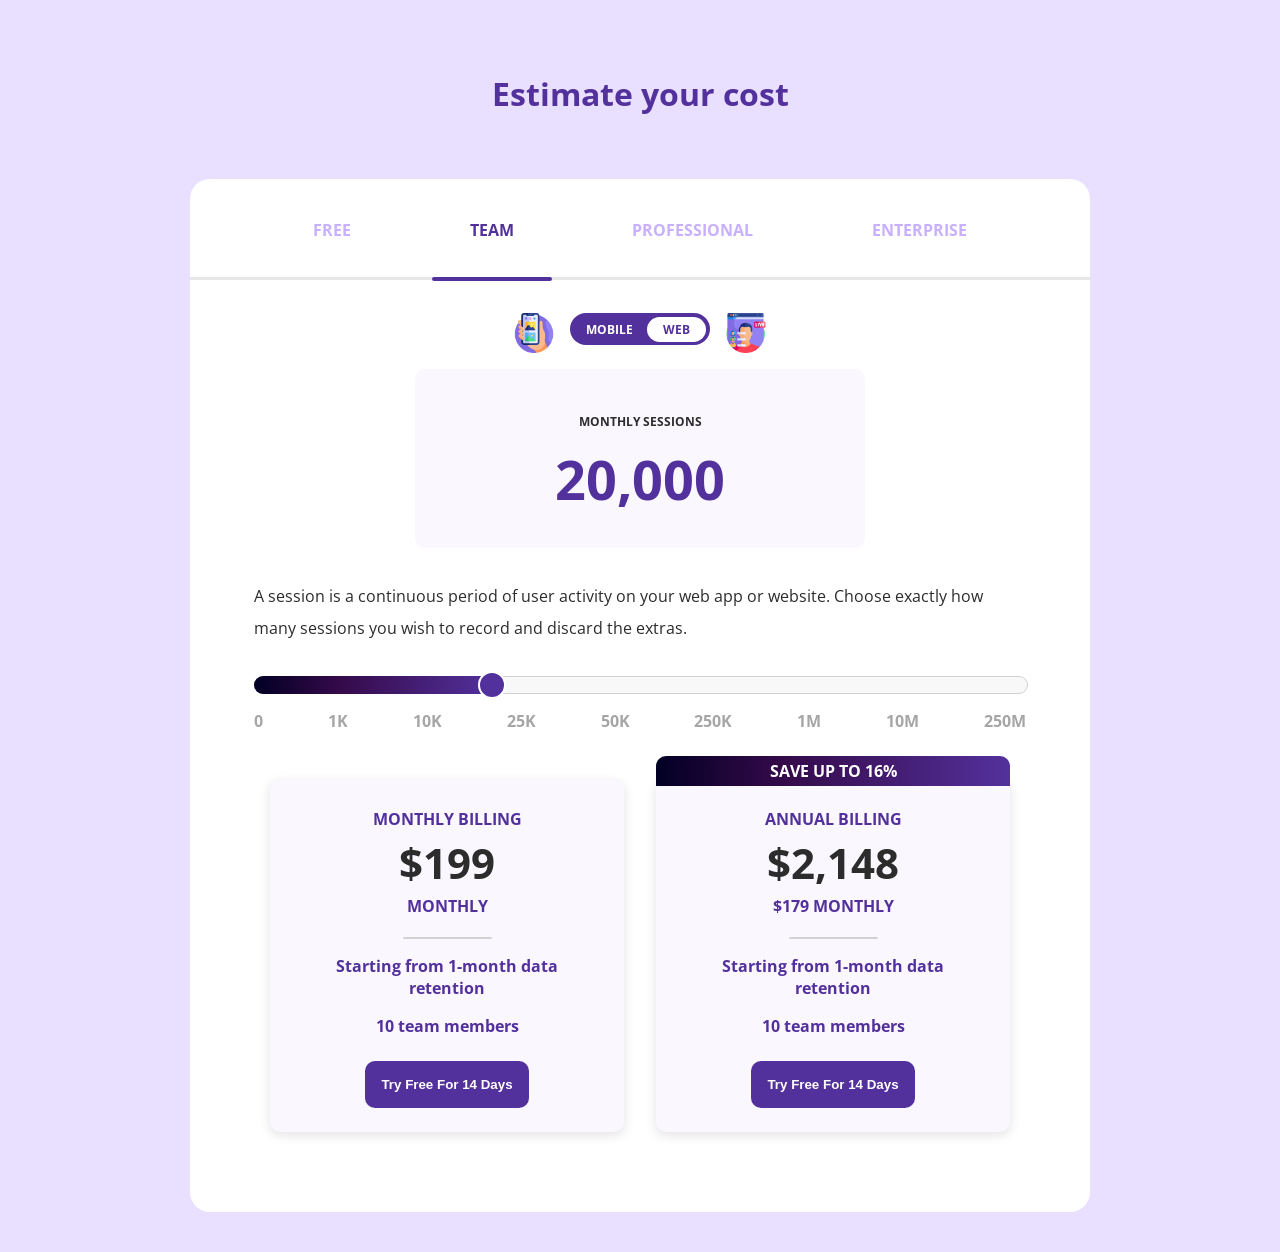
<file: original/index.html>
<!DOCTYPE html>
<html>

<head>
    <meta charset="utf-8" />
    <meta http-equiv="X-UA-Compatible" content="IE=edge" />
    <meta name="viewport" content="width=device-width, initial-scale=1" />
    <link rel="preconnect" href="https://fonts.googleapis.com">
    <link rel="preconnect" href="https://fonts.gstatic.com" crossorigin>
    <link href="https://fonts.googleapis.com/css2?family=Open+Sans:wght@300;500;700&display=swap" rel="stylesheet">
    <link rel="stylesheet" type="text/css" href="styles.css" />
    <title>Cost Estimator</title>
</head>

<body>
    <h1>Estimate your cost</h1>
    <div class="container">
        <div class="tabs">
            <p>Free</p>
            <p class="active">Team</p>
            <p>Professional</p>
            <p>Enterprise</p>
        </div>
        <div class="line"></div>
        <div class="toggle-wrapper">
            <img src="assets/icon1.png" alt="">
            <div class="toggle">
                <span>Mobile</span>
                <span>Web</span>
            </div>
            <img src="assets/icon2.png" alt="">
        </div>
        <div class="sessions-card">
            <p>Monthly Sessions</p>
            <p class="number">20,000</p>
        </div>
        <p class="description">A session is a continuous period of user activity on your web app or website. Choose
            exactly how many
            sessions you wish to record and discard the extras.</p>
        <div class="slider">
            <div class="bar">
                <div class="progress"></div>
                <div class="point"></div>
            </div>
            <div class="scale">
                <ul>
                    <li>0</li>
                    <li>1K</li>
                    <li>10K</li>
                    <li>25K</li>
                    <li>50K</li>
                    <li>250K</li>
                    <li>1M</li>
                    <li>10M</li>
                    <li>250M</li>
                </ul>
            </div>
        </div>

        <div class="card-wrapper">
            <div class="card">
                <div class="top-section">
                    <p>Monthly Billing</p>
                    <p class="price">$199</p>
                    <p>Monthly</p>
                </div>
                <hr>
                <p>Starting from 1-month data retention</p>
                <p>10 team members</p>
                <button>Try Free For 14 Days</button>
            </div>
            <div class="card">
                <div class="top-section">
                    <div class="save-header">
                        <p>Save up to 16%</p>
                    </div>
                    <p>ANNUAL BILLING</p>
                    <p class="price">$2,148</p>
                    <p>$179 Monthly</p>
                </div>
                <hr>
                <p>Starting from 1-month data retention</p>
                <p>10 team members</p>
                <button>Try Free For 14 Days</button>
            </div>
        </div>
    </div>

</body>

</html>
</file>
<file: original/styles.css>
body {
  background-color: rgb(233, 223, 255);
  font-family: "Open Sans", sans-serif;
  display: flex;
  flex-direction: column;
  justify-content: center;
  align-items: center;
  padding: 32px;
  color: rgb(44, 44, 44);
}

h1 {
  color: rgb(83, 49, 156);
  margin: 32px 0 64px 0;
}

.container {
  background-color: white;
  width: 100%;
  max-width: 900px;
  box-sizing: border-box;
  display: flex;
  flex-direction: column;
  justify-content: center;
  align-items: center;
  border-radius: 20px;
  padding: 0 64px 64px 64px;
  position: relative;
}

.tabs {
  display: flex;
  width: 100%;
  justify-content: space-around;
  text-transform: uppercase;
  font-weight: bold;
  color: rgb(200, 175, 255);
  margin: 0 0 32px 0;
  padding: 16px;
}

.tabs p {
  padding: 8px;
}

.tabs p:hover {
  color: rgb(83, 49, 156);
  cursor: pointer;
}
.tabs .active {
  color: rgb(83, 49, 156);
  position: relative;
}

.line {
  height: 3px;
  width: 100%;
  position: absolute;
  top: 98px;
  background-color: rgb(231, 231, 231);
}

.tabs .active::before {
  content: "";
  width: 200%;
  height: 4px;
  background-color: rgb(83, 49, 156);
  position: absolute;
  bottom: -32px;
  left: -50%;
  z-index: 2;
  border-radius: 10px;
}

.toggle-wrapper {
  display: flex;
}

.toggle-wrapper img {
  height: 40px;
  margin: 0 16px;
}

.toggle {
  background-color: rgb(83, 49, 156);
  height: 32px;
  width: 140px;
  border-radius: 20px;
  display: flex;
  justify-content: space-between;
  align-items: center;
  box-sizing: border-box;
  padding: 0 4px 0 16px;
  text-transform: uppercase;
  font-weight: bold;
  font-size: 12px;
}

.toggle span:first-of-type {
  color: white;
}

.toggle span:last-of-type {
  background-color: white;
  color: rgb(83, 49, 156);
  padding: 4px 16px;
  border-radius: 20px;
}

.sessions-card {
  background-color: rgb(250, 247, 255);
  text-align: center;
  padding: 32px;
  width: 50%;
  text-transform: uppercase;
  margin: 16px 0;
  border-radius: 10px;
}

.sessions-card p {
  color: rgb(44, 44, 44);
  font-size: 12px;
  font-weight: bold;
  margin-bottom: 16px 0 0 0;
}
.sessions-card .number {
  color: rgb(83, 49, 156);
  font-size: 54px;
  margin: 0;
}

.description {
  line-height: 32px;
  margin: 16px 0 32px 0;
}

.slider {
  width: 100%;
  position: relative;
  margin-bottom: 16px;
}

.slider .bar {
  width: 100%;
  height: 16px;
  background-color: rgb(248, 248, 248);
  border: 1px solid rgb(210, 210, 210);
  border-radius: 20px;
}

.slider .progress {
  width: 31%;
  height: 18px;
  background: linear-gradient(
    90deg,
    rgba(2, 0, 36, 1) 0%,
    rgba(53, 10, 74, 1) 36%,
    rgba(83, 49, 156, 1) 100%
  );
  border-top-left-radius: 20px;
  border-bottom-left-radius: 20px;
  position: absolute;
  top: 0;
  left: 0;
}

.slider .point {
  height: 24px;
  width: 24px;
  background-color: rgb(83, 49, 156);
  border-radius: 50%;
  position: absolute;
  top: -5px;
  left: 29%;
  border: 2px solid white;
  transition: 0.15s transform ease;
}

.slider .point:hover {
  cursor: pointer;
  transform: scale(1.15);
}

.scale {
  width: 100%;
}
.slider .scale ul {
  list-style: none;
  display: flex;
  justify-content: space-between;
  padding: 0;
  font-weight: bold;
  color: rgb(166, 166, 166);
}

.card-wrapper {
  display: flex;
}
.card {
  background-color: rgb(250, 247, 255);
  border-radius: 10px;
  margin: 16px;
  padding: 16px 32px;
  box-shadow: 0px 3px 11px 1px rgba(0, 0, 0, 0.1);
  text-align: center;
  font-weight: bold;
  transition: 0.15s transform ease;
  color: rgb(83, 49, 156);
  position: relative;
}

.card:hover {
  transform: translateY(-8px);
}

.card .top-section {
  padding: 8px;
  text-transform: uppercase;
}

.card .top-section p {
  margin: 4px 0;
}

.card .price {
  font-size: 42px;
  color: rgb(44, 44, 44);
}

.card hr {
  width: 30%;
  border: 1px solid rgb(210, 210, 210);
  border-radius: 2px;
}

.card button {
  border: none;
  color: white;
  background-color: rgb(83, 49, 156);
  padding: 16px;
  border-radius: 10px;
  transition: 0.15s transform ease;
  font-weight: bold;
  margin: 8px 0;
}

.card button:hover {
  cursor: pointer;
  transform: scale(1.05);
}

.card .save-header {
  color: white;
  background: linear-gradient(
    90deg,
    rgba(2, 0, 36, 1) 0%,
    rgba(53, 10, 74, 1) 36%,
    rgba(83, 49, 156, 1) 100%
  );
  position: absolute;
  top: -24px;
  left: 0;
  width: 100%;
  border-top-right-radius: 10px;
  border-top-left-radius: 10px;
}
</file>
